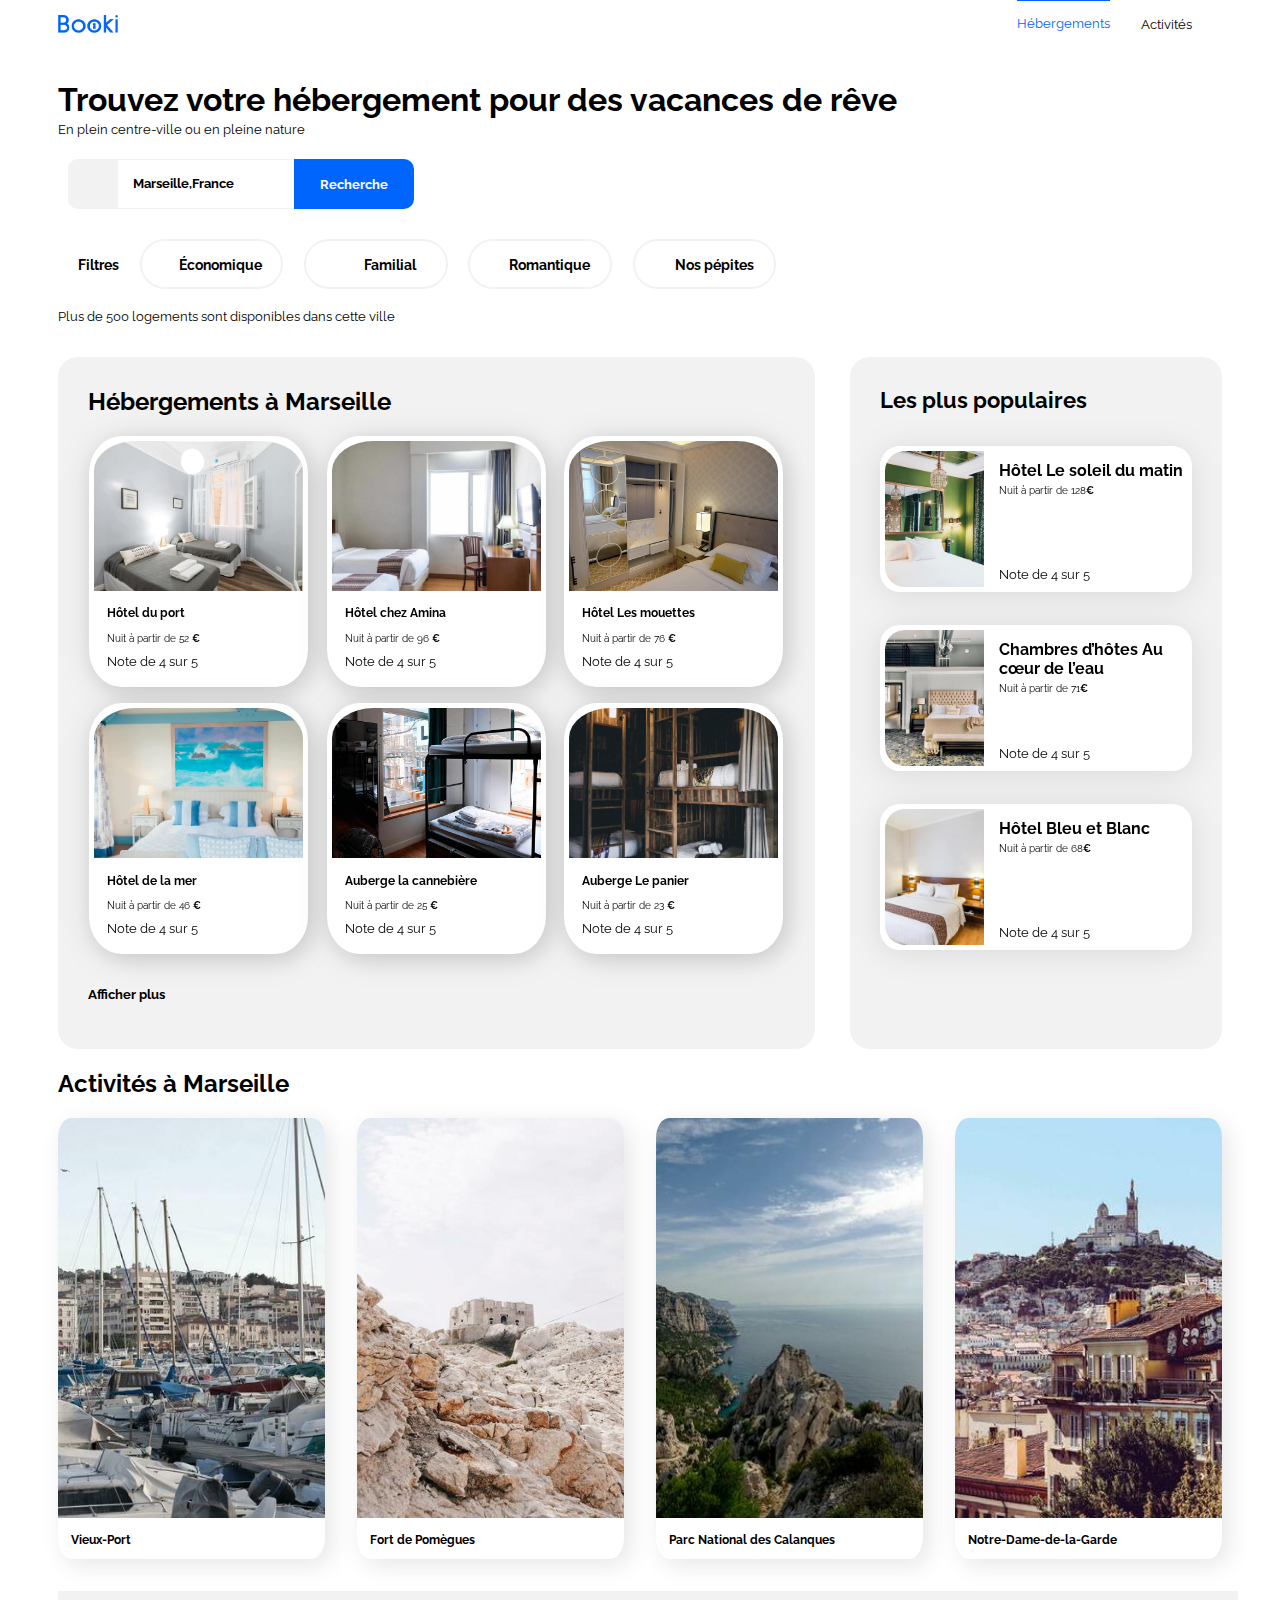
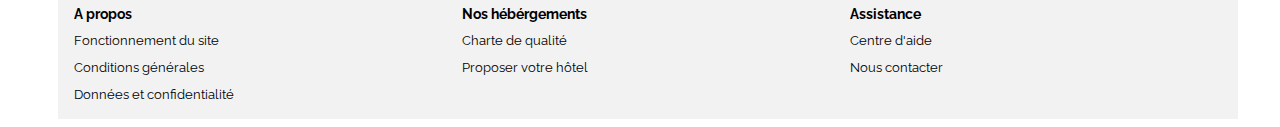
<file: index.html>
<!DOCTYPE html>
<html lang="fr">
  <head>
    <meta charset="UTF-8" />
    <meta name="viewport" content="width=device-width, initial-scale=1.0" />
    <title>Booki</title>
    <link rel="preconnect" href="https://fonts.googleapis.com" />
    <link rel="preconnect" href="https://fonts.gstatic.com" crossorigin />
    <link
      href="https://fonts.googleapis.com/css2?family=Raleway:wght@400;500;700&display=swap"
      rel="stylesheet"
    />
    <link
      rel="stylesheet"
      href="https://cdnjs.cloudflare.com/ajax/libs/font-awesome/6.2.1/css/all.min.css"
      integrity="sha512-MV7K8+y+gLIBoVD59lQIYicR65iaqukzvf/nwasF0nqhPay5w/9lJmVM2hMDcnK1OnMGCdVK+iQrJ7lzPJQd1w=="
      crossorigin="anonymous"
      referrerpolicy="no-referrer"
    />
    <link rel="stylesheet" href="./css/style.css" />
  </head>

  <body>
    <div class="main-container">
      <header>
        <a href="index.html">
          <img src="./images/logo/Booki.png" alt="logo-booki" id="logo" />
        </a>
        <nav>
          <ul>
            <li class="accomodationLinks">
              <a href="index.html" class="active">Hébergements</a>
            </li>
            <li class="activityLinks">
              <a href="activites.html">Activités</a>
            </li>
          </ul>
        </nav>
      </header>
      <section class="search">
        <h1>Trouvez votre hébergement pour des vacances de rêve</h1>
        <p>En plein centre-ville ou en pleine nature</p>
        <form action="#" method="post">
          <div class="searchBar">
            <div class="icone-location">
              <i class="fa-solid fa-location-dot"></i>
            </div>
            <div class="searchTxt">
              <input
                type="search"
                name="citiesSearch"
                placeholder="Marseille,France"
                id="inputsearch"
              />
            </div>
            <div class="searchBtn1">
              <input type="submit" value="Recherche" id="btnRecherche" />
            </div>
            <div class="searchBtn2">
              <button type="submit" id="btn">
                <i class="fa-solid fa-magnifying-glass"></i>
              </button>
            </div>
          </div>
        </form>
        <section class="filters">
          <h3 class="fltre-Title">Filtres</h3>

          <div class="fltre-eco">
            <div class="iconeMoney">
              <i class="fa-solid fa-money-bill-wave"></i>
            </div>
            <div>
              <h3>Économique</h3>
            </div>
          </div>

          <div class="fltre-familial">
            <div class="iconeFam"><i class="fa-solid fa-person"></i></div>
            <div><h3>Familial</h3></div>
          </div>

          <div class="fltre-romantique">
            <div class="iconeHeart">
              <i class="fa-solid fa-heart"></i>
            </div>
            <div>
              <h3>Romantique</h3>
            </div>
          </div>

          <div class="fltre-pepite">
            <div class="iconeFire">
              <i class="fa-solid fa-fire"></i>
            </div>
            <div>
              <h3>Nos pépites</h3>
            </div>
          </div>
        </section>
        <p>
          <i class="fa-solid fa-circle-info"></i> Plus de 500 logements sont
          disponibles dans cette ville
        </p>
      </section>
      <main>
        <!-- Hebergement and populaires -->
        <div class="accomodations-and-populares">
          <!-- hébérgements -->
          <section class="accomodations">
            <h2 class="sectionTitle">Hébergements à Marseille</h2>

            <div class="accomodations-cards">
              <article class="card">
                <a href="#">
                  <img
                    src="./images/hebergements/fred-kleber.jpg"
                    alt="Hôtel du port"
                  />
                  <div class="card-content">
                    <div class="card-txt">
                      <h3>Hôtel du port</h3>
                      <p>Nuit à partir de 52 <span class="euro">€</span></p>

                      <div class="card-rating">
                        <i
                          class="fa-xs fa-solid fa-star"
                          aria-hidden="true"
                        ></i>
                        <i
                          class="fa-xs fa-solid fa-star"
                          aria-hidden="true"
                        ></i>
                        <i
                          class="fa-xs fa-solid fa-star"
                          aria-hidden="true"
                        ></i>
                        <i
                          class="fa-xs fa-solid fa-star"
                          aria-hidden="true"
                        ></i>
                        <i
                          class="fa-xs fa-solid fa-star neutral-star"
                          aria-hidden="true"
                        ></i>
                        <span class="sr-only">Note de 4 sur 5</span>
                      </div>
                    </div>
                  </div>
                </a>
              </article>
              <article class="card">
                <a href="#">
                  <img
                    src="./images/hebergements/febrian-zakaria.jpg"
                    alt="Hôtel chez Amina"
                  />
                  <div class="card-content">
                    <div class="card-txt">
                      <h3>Hôtel chez Amina</h3>
                      <p>Nuit à partir de 96 <span class="euro">€</span></p>

                      <div class="card-rating">
                        <i
                          class="fa-xs fa-solid fa-star"
                          aria-hidden="true"
                        ></i>
                        <i
                          class="fa-xs fa-solid fa-star"
                          aria-hidden="true"
                        ></i>
                        <i
                          class="fa-xs fa-solid fa-star"
                          aria-hidden="true"
                        ></i>
                        <i
                          class="fa-xs fa-solid fa-star"
                          aria-hidden="true"
                        ></i>
                        <i
                          class="fa-xs fa-solid fa-star neutral-star"
                          aria-hidden="true"
                        ></i>
                        <span class="sr-only">Note de 4 sur 5</span>
                      </div>
                    </div>
                  </div></a
                >
              </article>
              <article class="card">
                <a href="#"
                  ><img
                    src="./images/hebergements/reisetopia.jpg"
                    alt="Hôtel Les mouettes"
                  />
                  <div class="card-content">
                    <div class="card-txt">
                      <h3>Hôtel Les mouettes</h3>
                      <p>Nuit à partir de 76 <span class="euro">€</span></p>

                      <div class="card-rating">
                        <i
                          class="fa-xs fa-solid fa-star"
                          aria-hidden="true"
                        ></i>
                        <i
                          class="fa-xs fa-solid fa-star"
                          aria-hidden="true"
                        ></i>
                        <i
                          class="fa-xs fa-solid fa-star"
                          aria-hidden="true"
                        ></i>
                        <i
                          class="fa-xs fa-solid fa-star"
                          aria-hidden="true"
                        ></i>
                        <i
                          class="fa-xs fa-solid fa-star neutral-star"
                          aria-hidden="true"
                        ></i>
                        <span class="sr-only">Note de 4 sur 5</span>
                      </div>
                    </div>
                  </div></a
                >
              </article>

              <article class="card">
                <a href="#">
                  <img
                    src="./images/hebergements/annie-spratt.jpg"
                    alt="Hôtel de la mer"
                  />
                  <div class="card-content">
                    <div class="card-txt">
                      <h3>Hôtel de la mer</h3>

                      <p>Nuit à partir de 46 <span class="euro">€</span></p>

                      <div class="card-rating">
                        <i
                          class="fa-xs fa-solid fa-star"
                          aria-hidden="true"
                        ></i>
                        <i
                          class="fa-xs fa-solid fa-star"
                          aria-hidden="true"
                        ></i>
                        <i
                          class="fa-xs fa-solid fa-star"
                          aria-hidden="true"
                        ></i>
                        <i
                          class="fa-xs fa-solid fa-star"
                          aria-hidden="true"
                        ></i>
                        <i
                          class="fa-xs fa-solid fa-star neutral-star"
                          aria-hidden="true"
                        ></i>
                        <span class="sr-only">Note de 4 sur 5</span>
                      </div>
                    </div>
                  </div>
                </a>
              </article>
              <article class="card">
                <a href="#">
                  <img
                    src="./images/hebergements/marcus-loke.jpg"
                    alt="Auberge La cannebière"
                  />
                  <div class="card-content">
                    <div class="card-txt">
                      <h3>Auberge la cannebière</h3>

                      <p>Nuit à partir de 25 <span class="euro">€</span></p>

                      <div class="card-rating">
                        <i
                          class="fa-xs fa-solid fa-star"
                          aria-hidden="true"
                        ></i>
                        <i
                          class="fa-xs fa-solid fa-star"
                          aria-hidden="true"
                        ></i>
                        <i
                          class="fa-xs fa-solid fa-star"
                          aria-hidden="true"
                        ></i>
                        <i
                          class="fa-xs fa-solid fa-star"
                          aria-hidden="true"
                        ></i>
                        <i
                          class="fa-xs fa-solid fa-star neutral-star"
                          aria-hidden="true"
                        ></i>
                        <span class="sr-only">Note de 4 sur 5</span>
                      </div>
                    </div>
                  </div>
                </a>
              </article>
              <article class="card">
                <a href="#">
                  <img
                    src="./images/hebergements/nicate-lee.jpg"
                    alt="Auberge Le panier"
                  />
                  <div class="card-content">
                    <div class="card-txt">
                      <h3>Auberge Le panier</h3>

                      <p>Nuit à partir de 23 <span class="euro">€</span></p>

                      <div class="card-rating">
                        <i
                          class="fa-xs fa-solid fa-star"
                          aria-hidden="true"
                        ></i>
                        <i
                          class="fa-xs fa-solid fa-star"
                          aria-hidden="true"
                        ></i>
                        <i
                          class="fa-xs fa-solid fa-star"
                          aria-hidden="true"
                        ></i>
                        <i
                          class="fa-xs fa-solid fa-star"
                          aria-hidden="true"
                        ></i>
                        <i
                          class="fa-xs fa-solid fa-star neutral-star"
                          aria-hidden="true"
                        ></i>
                        <span class="sr-only">Note de 4 sur 5</span>
                      </div>
                    </div>
                  </div>
                </a>
              </article>
            </div>
            <div class="showMore">
              <a href="#"><h4>Afficher plus</h4></a>
            </div>
          </section>
          <!-- populaires -->
          <section class="populares">
            <div class="populares-title">
              <h2 class="section-title">Les plus populaires</h2>
              <i class="fa-solid fa-chart-line" aria-hidden="true"></i>
            </div>
            <div class="populares-cards">
              <a href="#">
                <article class="card">
                  <img
                    src="./images/hebergements/emile-guillemot.jpg"
                    alt="Image de la chambre d'hôtel montrant un lit"
                  />
                  <div class="card-content">
                    <div class="card-txt">
                      <h3 class="card-title">Hôtel Le soleil du matin</h3>
                      <p class="card-subtitle">
                        Nuit à partir de 128<span class="euro">€</span>
                      </p>
                    </div>
                    <div class="card-rating">
                      <i class="fa-xs fa-solid fa-star" aria-hidden="true"></i>
                      <i class="fa-xs fa-solid fa-star" aria-hidden="true"></i>
                      <i class="fa-xs fa-solid fa-star" aria-hidden="true"></i>
                      <i class="fa-xs fa-solid fa-star" aria-hidden="true"></i>
                      <i
                        class="fa-xs fa-solid fa-star neutral-star"
                        aria-hidden="true"
                      ></i>
                      <span class="sr-only">Note de 4 sur 5</span>
                    </div>
                  </div>
                </article>
              </a>
              <a href="#">
                <article class="card">
                  <img
                    src="./images/hebergements/aw-creative.jpg"
                    alt="Image de la chambre d'hôtel montrant un lit"
                  />
                  <div class="card-content">
                    <div class="card-txt">
                      <h3 class="card-title">
                        Chambres d’hôtes Au cœur de l’eau
                      </h3>
                      <p class="card-subtitle">
                        Nuit à partir de 71<span class="euro">€</span>
                      </p>
                    </div>
                    <div class="card-rating">
                      <i class="fa-xs fa-solid fa-star" aria-hidden="true"></i>
                      <i class="fa-xs fa-solid fa-star" aria-hidden="true"></i>
                      <i class="fa-xs fa-solid fa-star" aria-hidden="true"></i>
                      <i class="fa-xs fa-solid fa-star" aria-hidden="true"></i>
                      <i
                        class="fa-xs fa-solid fa-star neutral-star"
                        aria-hidden="true"
                      ></i>
                      <span class="sr-only">Note de 4 sur 5</span>
                    </div>
                  </div>
                </article>
              </a>
              <a href="#">
                <article class="card">
                  <img
                    src="./images/hebergements/febrian-zakaria2.jpg"
                    alt="Image de la chambre d'hôtel montrant un lit"
                  />
                  <div class="card-content">
                    <div class="card-txt">
                      <h3 class="card-title">Hôtel Bleu et Blanc</h3>
                      <p class="card-subtitle">
                        Nuit à partir de 68<span class="euro">€</span>
                      </p>
                    </div>
                    <div class="card-rating">
                      <i class="fa-xs fa-solid fa-star" aria-hidden="true"></i>
                      <i class="fa-xs fa-solid fa-star" aria-hidden="true"></i>
                      <i class="fa-xs fa-solid fa-star" aria-hidden="true"></i>
                      <i class="fa-xs fa-solid fa-star" aria-hidden="true"></i>
                      <i
                        class="fa-xs fa-solid fa-star neutral-star"
                        aria-hidden="true"
                      ></i>
                      <span class="sr-only">Note de 4 sur 5</span>
                    </div>
                  </div>
                </article>
              </a>
            </div>
          </section>
        </div>
        <!-- Activités -->
        <section class="activity">
          <h2 class="sectionTitle">Activités à Marseille</h2>
          <div class="activityCards">
            <article class="Card">
              <a href="#">
                <img
                  src="./images/activites/reno-laithienne.jpg"
                  alt="Le Vieux Port"
                />
                <div class="Activity-Title"><h3>Vieux-Port</h3></div>
              </a>
            </article>
            <article class="Card">
              <a href="#">
                <img
                  src="./images/activites/paul-hermann.jpg"
                  alt="Fort de Pomègues"
                />
                <div class="Activity-Title">
                  <h3>Fort de Pomègues</h3>
                </div>
              </a>
            </article>

            <article class="Card">
              <a href="#">
                <img
                  src="./images/activites/kilyan-sockalingum.jpg"
                  alt="Parc National des Calanques"
                />
                <div class="Activity-Title">
                  <h3>Parc National des Calanques</h3>
                </div>
              </a>
            </article>

            <article class="Card">
              <a href="#">
                <img
                  src="./images/activites/florian-wehde.jpg"
                  alt="Notre-Dame-de-la-Garde"
                />
                <div class="Activity-Title">
                  <h3>Notre-Dame-de-la-Garde</h3>
                </div>
              </a>
            </article>
          </div>
        </section>
      </main>
      <footer>
        <section class="about">
          <h3 class="footerTitles">A propos</h3>
          <ul class="footerLinks">
            <li><a href="#">Fonctionnement du site</a></li>
            <li><a href="#">Conditions générales</a></li>
            <li><a href="#">Données et confidentialité</a></li>
          </ul>
        </section>
        <section class="accommodation">
          <h3 class="footerTitles">Nos hébérgements</h3>
          <ul class="footerLinks">
            <li><a href="#">Charte de qualité</a></li>
            <li><a href="#">Proposer votre hôtel</a></li>
          </ul>
        </section>
        <section class="assistance">
          <h3 class="footerTitles">Assistance</h3>
          <ul class="footerLinks">
            <li><a href="#">Centre d'aide</a></li>
            <li><a href="#">Nous contacter</a></li>
          </ul>
        </section>
      </footer>
    </div>
  </body>
</html>
</file>
<file: css/style.css>
/****** General ***********/
* {
  font-family: "Raleway", sans-serif;
}
p,
a {
  font-size: 0.8em;
}

:root {
  --main-color: #0065fc;
  --main-bg-color: #f2f2f2;
  --filter-bg-color: #deebff;
}

.fa-solid {
  color: var(--main-color);
}
/********Header************/
header {
  height: 2em;
  display: flex;
  flex-direction: row;
  justify-content: space-between;
  align-items: center;
}
#logo {
  width: 60px;
  height: auto;
  display: flex;
  justify-content: space-around;
  align-items: center;
}
nav ul {
  display: flex;
  flex-direction: row;
  justify-content: space-between;
}
nav li {
  display: flex;
  flex-direction: row;
  justify-content: space-around;
}
.hebergementLinks {
  display: flex;
  align-items: center;
  width: 7em;
  height: 3em;
}
.active {
  border-top: 1px #0065fc solid;
  color: #0065fc;
  padding: 15px 0 15px 0;
}
.activityLinks {
  display: flex;
  align-items: center;
  width: 7em;
  height: 3em;
}

/******SectionRecherche*****/
.search {
  padding: 20px 0 20px 0;
}
h1 {
  margin-bottom: -0.3em;
}

.searchBar {
  display: flex;
  align-items: center;
  border: none;
  width: 50%;
  padding: 10px;
}
.fa-location-dot {
  color: black;
}
.icone-location {
  display: flex;
  justify-content: center;
  align-items: center;
  width: 50px;
  height: 50px;
  background-color: #f2f2f2;
  border-radius: 10px 0 0 10px;
}
.searchTxt {
  border-top: #f2f2f2 1px solid;
  border-bottom: #f2f2f2 1px solid;
  padding: 13px 0 16px 0;
}
::placeholder {
  color: black;
  font-weight: bold;
  padding-left: 1em;
}
#inputsearch {
  border: none;
}
#btnRecherche {
  display: flex;
  justify-content: center;
  align-items: center;
  background-color: #0065fc;
  cursor: pointer;
  border: none;
  color: white;
  font-weight: bold;
  border-radius: 0px 10px 10px 0px;
  height: 50px;
  width: 120px;
}
.searchBtn2 {
  display: none;
}

/*******SearchFiltres********/
h3 {
  font-size: 0.9em;
}
.filters {
  margin: 20px;
  width: 60%;
  display: flex;
  align-items: center;
  justify-content: space-between;
  height: auto;
}
.fltreIcones {
  flex-direction: row;
}
.fltre-eco {
  display: flex;
  justify-content: space-evenly;
  align-items: center;
  width: 20%;
  border: #f2f2f2 2px solid;
  border-radius: 25px;
}
.fltre-eco:hover {
  background-color: #deebff;
}
.fltre-familial {
  display: flex;
  justify-content: space-evenly;
  align-items: center;
  width: 20%;
  border: #f2f2f2 2px solid;
  border-radius: 25px;
}
.fltre-familial:hover {
  background-color: #deebff;
}
.fltre-romantique {
  display: flex;
  justify-content: space-evenly;
  align-items: center;
  width: 20%;
  border: #f2f2f2 2px solid;
  border-radius: 25px;
}
.fltre-romantique:hover {
  background-color: #deebff;
}
.fltre-pepite {
  display: flex;
  justify-content: space-evenly;
  align-items: center;
  width: 20%;
  border: #f2f2f2 2px solid;
  border-radius: 25px;
}
.fltre-pepite:hover {
  background-color: #deebff;
}
.fa-circle-info {
  color: black;
}

body {
  display: flex;
  justify-content: center;
}

/* Main */

.main-container {
  width: 100%;
  max-width: 1440px;
  padding: 0 50px;
  box-sizing: border-box;
}

a {
  color: inherit;
  text-decoration: none;
}

.section-title {
  margin: 0;
  font-size: 22px;
}

.card {
  background-color: white;
  border-radius: 20px;
  padding: 5px;
  filter: drop-shadow(0px 3px 15px rgba(0, 0, 0, 0.1));
}

.card img {
  object-fit: cover;
}

.card-title {
  font-size: 16px;
}

.euro {
  font-weight: 700;
}

.neutral-star {
  color: var(--main-bg-color);
}

/****** Hebergements And Populaires ***********/
.accomodations-and-populares {
  display: flex;
  justify-content: space-between;
}

.accomodations-and-populares section {
  background-color: var(--main-bg-color);
  border-radius: 20px;
  padding: 30px;
  box-sizing: border-box;
}

/****** Hebergements ***********/
.accomodations {
  width: 65%;
}
.accomodations h2 {
  margin-top: 0;
}
.accomodations-cards {
  display: flex;
  flex-direction: row;
  justify-content: space-around;
  align-items: center;
  flex-wrap: wrap;
  gap: 1em;
}
.accomodations-cards .card {
  width: 30%;
  background-color: white;
  border-radius: 15% 15% 15% 15%;
  box-shadow: 6px 6px 25px rgba(0, 0, 0, 0.1);
}
.accomodations-cards .card img {
  width: 100%;
  height: 150px;
  align-items: center;
  object-fit: cover;
  border-radius: 20% 20% 0 0;
}
.accomodations-cards .card-content {
  display: flex;
  flex-direction: column;
  justify-content: space-around;
  margin-left: 1em;
  margin-bottom: 1em;
}
.showMore {
  padding-top: 1em;
}
/****** Populaires ***********/
.populares {
  width: 32%;
}

.populares-title {
  display: flex;
  justify-content: space-between;
  align-items: center;
}

.populares-cards .card {
  display: flex;
  margin-top: 33px;
}

.populares-cards img {
  width: 33%;
  height: 136px;
  border-top-left-radius: 20px;
  border-bottom-left-radius: 20px;
}

.populares-cards .card-content {
  width: 67%;
  padding-left: 15px;
  display: flex;
  flex-direction: column;
  justify-content: space-between;
  box-sizing: border-box;
}

.populares-cards .card-title {
  margin-top: 10px;
  margin-bottom: 4px;
}

.populares-cards .card-subtitle {
  margin: 0;
}

.populares-cards .card-rating {
  margin-bottom: 5px;
}
/* Section Activites */
.activites {
  margin-top: 2em;
}
.activites h2 {
  margin: 2em 0 2em 0;
}
.activityCards {
  display: flex;
  flex-direction: row;
  justify-content: center;
  gap: 2em;
  width: 100%;
}
.activityCards .Card {
  width: 100%;
  border-radius: 5% 5% 5% 5%;
  background-color: white;
  box-shadow: 6px 6px 25px rgba(0, 0, 0, 0.1);
}
.activityCards img {
  width: 100%;
  height: 400px;
  border-radius: 5% 5% 0 0;
  object-fit: cover;
}
.activityCards .Activity-Title {
  padding-left: 1em;
}
/* footer */

footer {
  margin: 5em 0 0 0;
  padding-left: 1em;
  width: 100%;
  background-color: #f2f2f2;
  display: flex;
  flex-direction: row;
  justify-content: space-around;
}
footer section {
  width: 100%;
}
.footerTitles {
  margin-bottom: 0;
}
.footerLinks {
  margin-top: 0.5em;
}
footer ul {
  list-style-type: none;
  padding-left: 0;
  display: flex;
  flex-direction: column;
  gap: 0.5em;
}

/* Le code ci-dessous correspond à la version responsive uniquement */

/****** Media queries ***********/
/* Medium devices (tablets, less/equal than 1024px) */
@media (max-width: 1024px) {
  body {
    max-width: 1024px;
  }
  h1 {
    font-size: 1em;
  }
  .main-container {
    padding: 0;
  }
  nav ul {
    justify-content: flex-end;
  }
  .search {
    padding: 2em 0 2em 1em;
    width: 60%;
  }
  .search h1 {
    width: 100%;
  }
  .searchBar {
    width: 100%;
  }
  .filters {
    width: 100%;
    flex-wrap: wrap;
  }
  .filters h3 {
    width: 100%;
  }
  .fltre-eco {
    justify-content: space-around;
    width: 25%;
  }
  .fltre-familial {
    width: 20%;
  }
  .fltre-romantique {
    width: 25%;
  }
  .fltre-pepite {
    width: 25%;
  }

  .accomodations-and-populares {
    flex-direction: column;
  }

  .accomodations {
    width: 100%;
  }
  .accomodations-cards a {
    height: 100%;
  }
  .accomodations-cards {
    flex-direction: row;
    flex-wrap: wrap;
  }
  .accomodations-cards .card {
    height: 180px;
  }
  .accomodations-cards .card img {
    width: 100%;
    height: 60%;
  }
  .accomodations-cards .card .card-content {
    height: 40%;
  }

  .accomodations-cards h3 {
    margin: 0.5em 0 0.5em 0;
  }
  .accomodations-cards p {
    padding-bottom: 0;
    margin-bottom: 0.5em;
  }
  .populares {
    width: 100%;
    margin-top: 50px;
  }

  .populares-cards {
    width: 100%;
    display: flex;
    flex-direction: row;
    justify-content: space-between;
    gap: 10px;
  }

  .populares-cards a {
    width: 40%;
  }

  .populares-cards .card-title {
    font-size: 14px;
  }

  .populares-cards .card-subtitle {
    font-size: 13px;
  }
  .activity {
    align-items: center;
  }
  .activityCards {
    flex-direction: row;
    justify-content: center;
    flex-wrap: wrap;
  }
  .activityCards a {
    width: 100%;
    height: 100%;
  }
  .activity .Card {
    width: 20%;
    height: 220px;
  }
  .activity img {
    height: 75%;
  }
  .activityCards .Activity-Title {
    height: 20%;
    align-items: center;
    justify-content: center;
  }
}
footer {
  width: 100%;
  margin: 2em 0 0 0;
  padding: 0 0 0 1em;
}

/* Small devices (phones, less than 768px) */

@media (max-width: 767.98px) {
  /* ... */
  .main-container {
    padding: 0;
    align-items: center;
  }
  p {
    font-weight: 500;
  }
  body {
    margin: 0;
  }

  /* Section Navigation */

  header {
    width: 100%;
    padding: 1em 0 2em 0;
    flex-direction: row;
    flex-wrap: wrap;
    justify-content: center;
  }
  nav {
    width: 100%;
  }
  nav ul {
    width: 100%;
    flex-direction: row;
    justify-content: space-around;
    padding: 0;
  }
  nav li {
    border-bottom: #f2f2f2 2px solid;
  }
  .accomodationLinks {
    flex: 1;
    width: 100%;
    border-bottom: #0065fc 2px solid;
    justify-content: center;
  }
  .activityLinks {
    flex: 1;
    width: 100%;
  }
  .active {
    border: none;
  }

  /* Section Search  */

  .search {
    width: 100%;
    height: 432px;
    align-content: center;
  }
  .searchBar {
    width: 100%;
    padding: 2em 0 1em 0;
    justify-content: flex-start;
  }
  .searchTxt {
    width: 60%;
  }
  .searchBtn1 {
    display: none;
  }
  .fa-magnifying-glass {
    color: white;
  }
  #btn {
    border: none;
    background-color: #0065fc;
  }
  .searchBtn2 {
    border: none;
    width: 15%;
    height: 50px;
    background-color: #0065fc;
    display: flex;
    justify-content: center;
    align-items: center;
    border-radius: 15px;
    box-shadow: 0px 0px 6px 0px rgba(0, 0, 0, 0.3);
  }

  /* Section filtres */

  .filters {
    width: 300px;
    flex-direction: row;
    justify-content: center;
    align-items: center;
    flex-wrap: wrap;
    gap: 1em;
    margin: 0 0 1em 0em;
    padding: 0;
  }
  .fltre-Title {
    margin: 1em 0 0 0em;
  }
  .filtres h3 {
    width: 100%;
  }
  .fltre-eco {
    flex: 8;
    width: 100%;
  }
  .fltre-familial {
    flex: 8;
    width: 100%;
  }
  .fltre-romantique {
    flex: 8;
    width: 100%;
  }
  .fltre-pepite {
    flex: 8;
    width: 50%;
  }

  /* Section Hebergement and populaires */
  main {
    margin-top: 0;
  }
  /* hebergements */

  .accomodations-and-populares {
    flex-direction: column-reverse;
    margin-top: -1em;
  }
  .accomodations-and-populares section {
    border-radius: 0;
  }
  .accomodations-and-populares .accomodations {
    background-color: white;
  }

  /* populaires */

  .populares-cards {
    flex-direction: column;
    width: 100%;
  }
  .populares-cards a {
    width: 100%;
  }
  .accomodations {
    width: 100%;
    background-color: white;
    flex-direction: column;
    align-items: center;
  }
  .accomodations-cards .card {
    width: 350px;
    height: 210px;
    padding: 0;
    flex-grow: 1;
  }
  .accomodations-cards .card img {
    height: 60%;
  }
  .accomodations-cards .card-content {
    padding-top: 0em;
  }

  /* Section Activités  */

  .activity {
    margin: 1em;
    align-items: center;
  }
  .activityCards {
    flex-direction: column;
    justify-content: center;
    flex-wrap: wrap;
  }
  .activity .Card {
    width: 100%;
    height: 220px;
  }
  .activity img {
    height: 80%;
  }

  footer {
    flex-direction: column;
    gap: 0;
  }
}
</file>
